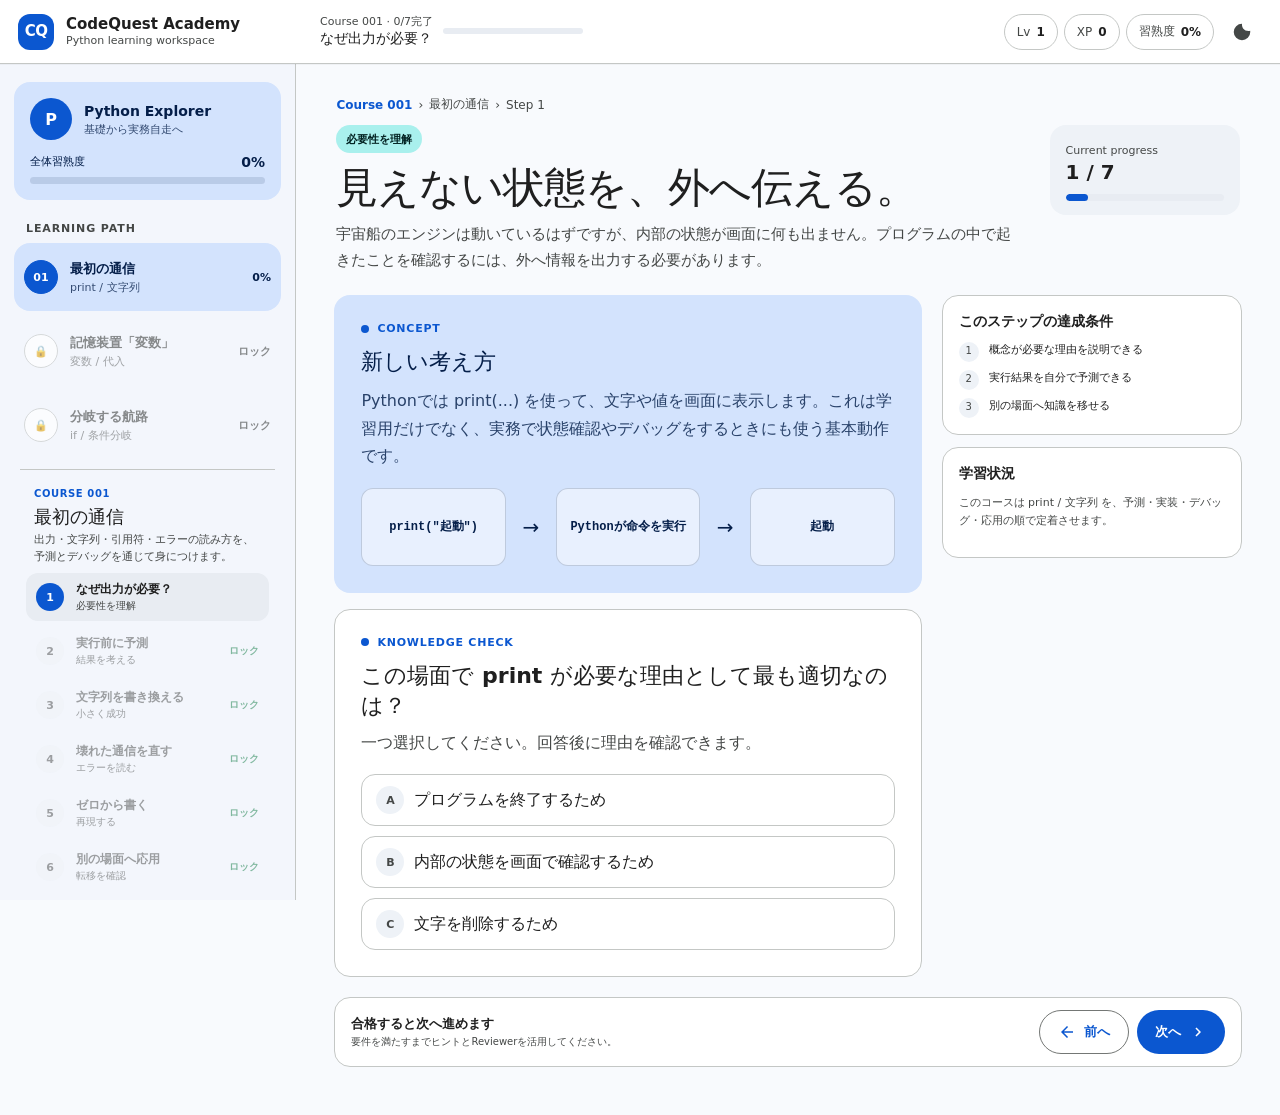
<file: index.html>
<!doctype html>
<html lang="ja">
<head>
  <meta charset="utf-8">
  <meta name="viewport" content="width=device-width, initial-scale=1, viewport-fit=cover">
  <meta name="theme-color" content="#F8FAFD">
  <meta name="description" content="CodeQuest Academy — 要件ベースのReviewerを備えたPython学習MVP">
  <title>CodeQuest Academy</title>
  <link rel="stylesheet" href="styles-base.css">
  <link rel="stylesheet" href="styles-learning.css">
  <link rel="stylesheet" href="styles-review.css">
  <link rel="stylesheet" href="styles-responsive.css">
</head>
<body>
  <header class="top-app-bar">
    <div class="brand-wrap">
      <button class="icon-button menu-button" id="menuButton" aria-label="学習メニューを開く" aria-controls="navDrawer" aria-expanded="false">
        <svg viewBox="0 0 24 24" aria-hidden="true"><path d="M4 6h16v2H4V6Zm0 5h16v2H4v-2Zm0 5h16v2H4v-2Z"/></svg>
      </button>
      <div class="brand-mark" aria-hidden="true">CQ</div>
      <div class="brand-text"><strong>CodeQuest Academy</strong><span>Python learning workspace</span></div>
    </div>
    <div class="top-context">
      <div class="top-context-copy"><small id="topCourseLabel">Course 001</small><strong id="topLessonLabel">最初の通信</strong></div>
      <div class="top-progress" aria-label="現在のコース進捗"><span id="topProgressFill" style="width:0%"></span></div>
    </div>
    <div class="top-actions">
      <div class="stat-chip">Lv <strong id="level">1</strong></div>
      <div class="stat-chip">XP <strong id="xp">0</strong></div>
      <div class="stat-chip">習熟度 <strong id="mastery">0%</strong></div>
      <button class="icon-button" id="themeButton" aria-label="表示テーマを切り替える" title="表示テーマを切り替える">
        <svg id="themeIcon" viewBox="0 0 24 24" aria-hidden="true"><path d="M12 3a9 9 0 1 0 9 9c0-.46-.04-.91-.1-1.35A7 7 0 0 1 12 3Z"/></svg>
      </button>
    </div>
  </header>

  <div class="app-shell">
    <aside class="nav-drawer" id="navDrawer" aria-label="学習ナビゲーション">
      <div class="learner-card">
        <div class="learner-card-top"><div class="avatar" aria-hidden="true">P</div><div><strong>Python Explorer</strong><small>基礎から実務自走へ</small></div></div>
        <div class="mastery-row"><span>全体習熟度</span><strong id="drawerMastery">0%</strong></div>
        <div class="mastery-track"><span id="drawerMasteryFill" style="width:0%"></span></div>
      </div>
      <section class="drawer-section">
        <div class="drawer-label">Learning path</div>
        <nav class="course-map" id="courseMap" aria-label="コース一覧"></nav>
      </section>
      <section class="lesson-group">
        <div class="current-course-copy"><small id="courseTag">COURSE 001</small><h2 id="courseTitle">最初の通信</h2><p id="courseSummary"></p></div>
        <nav class="lesson-list" id="lessonList" aria-label="レッスン一覧"></nav>
      </section>
    </aside>
    <button class="drawer-scrim" id="drawerScrim" aria-label="メニューを閉じる"></button>

    <main class="workspace">
      <div class="workspace-inner" id="main" aria-live="polite"></div>
    </main>
  </div>

  <div class="toast" id="toast" role="status" aria-live="polite"></div>
  <noscript><section class="noscript-card"><h1>JavaScriptを有効にしてください</h1><p>この教材では、コード実行、採点、進捗保存にJavaScriptを使用します。SafariやChromeなどの通常ブラウザで開いてください。</p></section></noscript>

  <script src="reviewer.js"></script>
  <script src="data.js"></script>
  <script src="core.js"></script>
  <script src="ui.js"></script>
  <script src="runtime.js"></script>
</body>
</html>
</file>
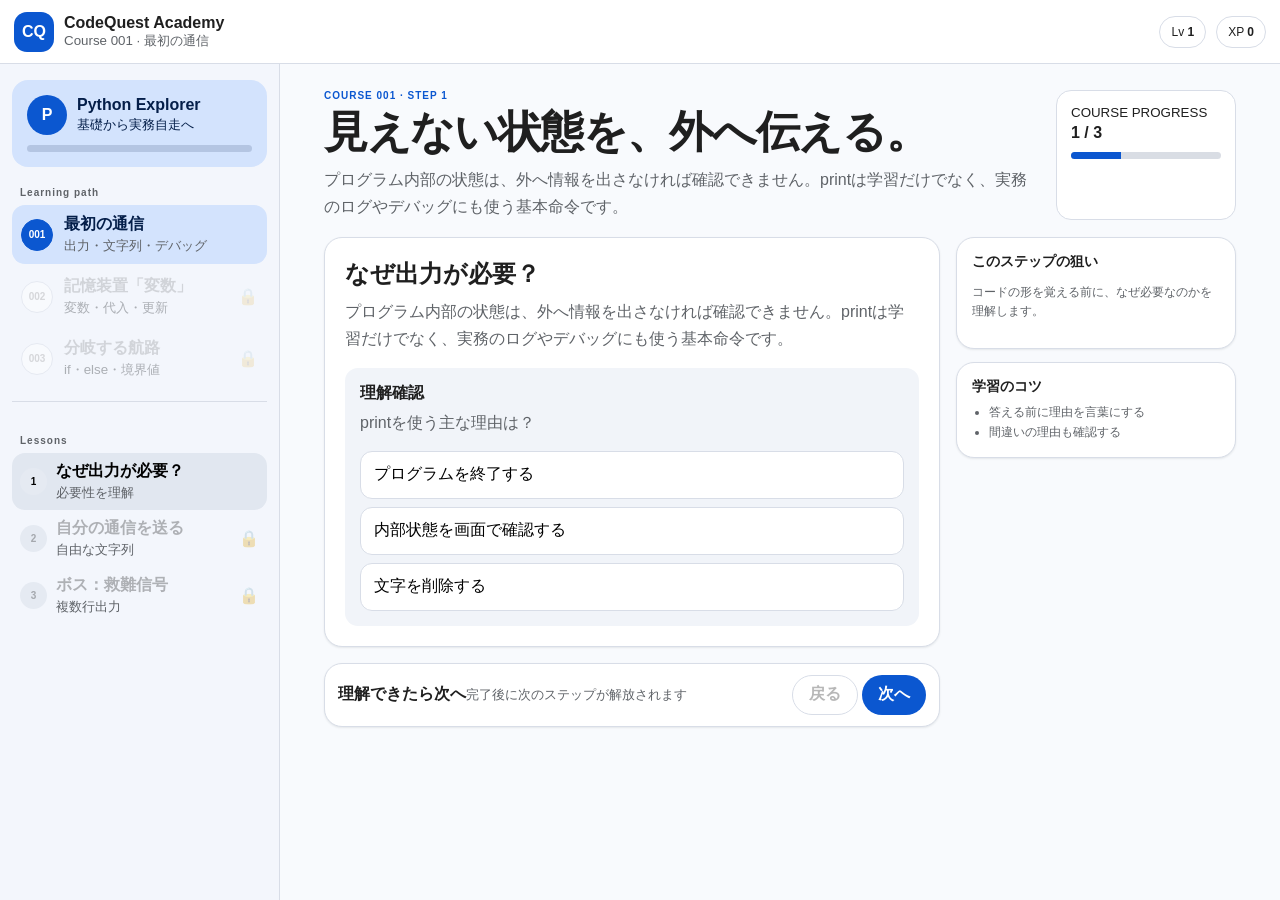
<file: iphone.html>
<!doctype html><html lang="ja"><head><meta charset="utf-8"><meta name="viewport" content="width=device-width,initial-scale=1,viewport-fit=cover"><meta name="theme-color" content="#f8fafd"><title>CodeQuest Academy</title><link rel="stylesheet" href="iphone.css"></head><body>
<header class="top"><button class="menu" id="menu">☰</button><div class="logo">CQ</div><div class="brand"><b>CodeQuest Academy</b><small id="topText">Python learning workspace</small></div><div class="chip">Lv <b id="level">1</b></div><div class="chip">XP <b id="xp">0</b></div></header>
<div class="shell"><aside class="side"><div class="profile"><div class="profile-row"><div class="avatar">P</div><div><b>Python Explorer</b><small>基礎から実務自走へ</small></div></div><div class="bar"><i id="allBar" style="width:0%"></i></div></div><div class="nav-title">Learning path</div><div id="courses"></div><div class="lessons"><div class="nav-title">Lessons</div><div id="lessons"></div></div></aside><button class="scrim" id="scrim"></button><main class="main"><div class="wrap" id="app"><div class="card pad"><h1>CodeQuest Academy</h1><p>アプリを起動しています。</p></div></div></main></div><div class="toast" id="toast"></div>
<script src="iphone.js" defer></script></body></html>
</file>
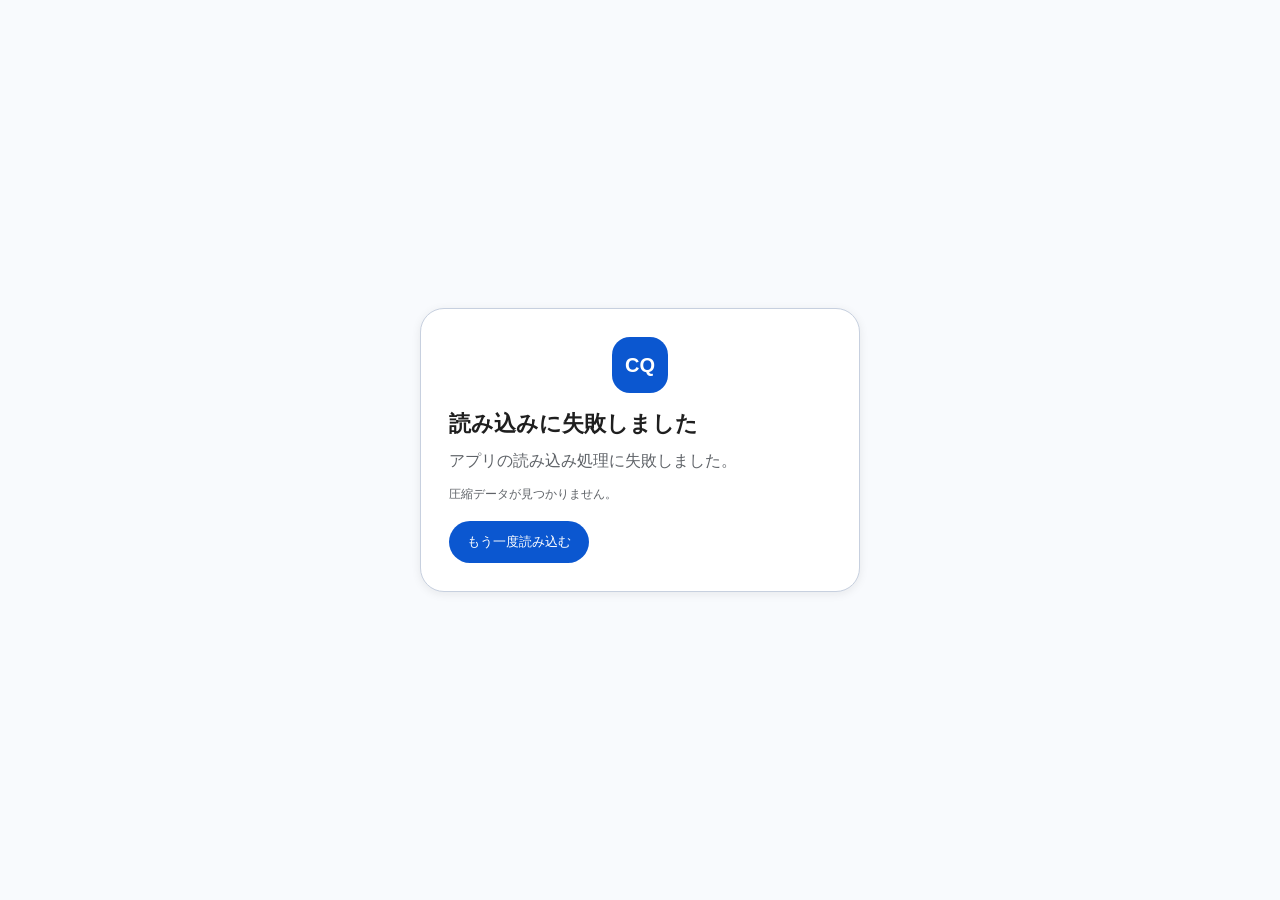
<file: safari-v2.html>
<!doctype html>
<html lang="ja">
<head>
  <meta charset="utf-8">
  <meta name="viewport" content="width=device-width,initial-scale=1,viewport-fit=cover">
  <meta name="theme-color" content="#f8fafd">
  <title>CodeQuest Academy</title>
  <style>
    *{box-sizing:border-box}body{margin:0;min-height:100vh;display:grid;place-items:center;background:#f8fafd;color:#1f1f1f;font-family:-apple-system,BlinkMacSystemFont,"Noto Sans JP",sans-serif}.card{width:min(440px,calc(100% - 32px));padding:28px;border:1px solid #c7d0df;border-radius:24px;background:#fff;text-align:center;box-shadow:0 2px 10px rgba(31,31,31,.08)}.mark{width:56px;height:56px;margin:0 auto 16px;border-radius:18px;display:grid;place-items:center;background:#0b57d0;color:#fff;font-weight:900;font-size:20px}.spinner{width:32px;height:32px;margin:22px auto 0;border:3px solid #d3e3fd;border-top-color:#0b57d0;border-radius:50%;animation:r .9s linear infinite}@keyframes r{to{transform:rotate(360deg)}}h1{font-size:22px;margin:0 0 8px}p{margin:0;color:#5f6368;line-height:1.7}.error{display:none;text-align:left}.error button{appearance:none;border:0;border-radius:999px;background:#0b57d0;color:white;padding:12px 18px;margin-top:16px;font:700 15px inherit}.detail{font-size:12px;margin-top:10px;overflow-wrap:anywhere}
  </style>
</head>
<body>
  <main class="card">
    <div class="mark">CQ</div>
    <section id="loading"><h1>CodeQuest Academyを起動中</h1><p id="phase">アプリ本体を読み込んでいます。</p><div class="spinner"></div></section>
    <section class="error" id="error"><h1>読み込みに失敗しました</h1><p id="message">通信状態を確認して、再読み込みしてください。</p><p class="detail" id="detail"></p><button id="retry" type="button">もう一度読み込む</button></section>
  </main>
<script>
(function () {
  'use strict';
  var loading = document.getElementById('loading');
  var errorBox = document.getElementById('error');
  var message = document.getElementById('message');
  var detail = document.getElementById('detail');
  var phase = document.getElementById('phase');

  document.getElementById('retry').onclick = function () { location.reload(); };

  function fail(text, err) {
    loading.style.display = 'none';
    errorBox.style.display = 'block';
    message.textContent = text || '通信状態を確認して、再読み込みしてください。';
    detail.textContent = err && err.message ? err.message : '';
  }

  function base64ToBytes(base64) {
    var raw = atob(base64);
    var bytes = new Uint8Array(raw.length);
    for (var i = 0; i < raw.length; i += 1) bytes[i] = raw.charCodeAt(i);
    return bytes;
  }

  function decodeUtf8(bytes) {
    if (typeof TextDecoder !== 'undefined') {
      return new TextDecoder('utf-8').decode(bytes);
    }
    var binary = '';
    var chunk = 8192;
    for (var i = 0; i < bytes.length; i += chunk) {
      binary += String.fromCharCode.apply(null, bytes.subarray(i, Math.min(i + chunk, bytes.length)));
    }
    try { return decodeURIComponent(escape(binary)); }
    catch (_) { return binary; }
  }

  function loadScript(url) {
    return new Promise(function (resolve, reject) {
      var script = document.createElement('script');
      script.src = url;
      script.onload = resolve;
      script.onerror = reject;
      document.head.appendChild(script);
    });
  }

  function ensurePako() {
    if (window.pako && window.pako.ungzip) return Promise.resolve();
    return loadScript('https://cdn.jsdelivr.net/npm/pako@2.1.0/dist/pako.min.js')
      .catch(function () { return loadScript('https://unpkg.com/pako@2.1.0/dist/pako.min.js'); });
  }

  function inflateWithPako(bytes) {
    phase.textContent = 'Safari互換モードで展開しています。';
    return ensurePako().then(function () {
      if (!window.pako || !window.pako.ungzip) throw new Error('展開ライブラリを利用できません。');
      var inflated = window.pako.ungzip(bytes);
      if (!inflated || typeof inflated.length !== 'number') throw new Error('展開結果が空です。');
      return decodeUtf8(inflated);
    });
  }

  function inflateNative(bytes) {
    phase.textContent = 'ブラウザ標準モードで展開しています。';
    var stream = new Blob([bytes]).stream().pipeThrough(new DecompressionStream('gzip'));
    return new Response(stream).text();
  }

  function inflate(bytes) {
    if (typeof DecompressionStream !== 'undefined' && typeof Response !== 'undefined') {
      return inflateNative(bytes).catch(function () { return inflateWithPako(bytes); });
    }
    return inflateWithPako(bytes);
  }

  function replaceDocument(html) {
    if (typeof html !== 'string') throw new Error('展開結果をHTML文字列へ変換できませんでした。');
    if (html.length < 1000 || html.indexOf('CodeQuest Academy') === -1) throw new Error('アプリ本体の内容が不完全です。');
    document.open('text/html', 'replace');
    document.write(html);
    document.close();
  }

  function start() {
    var xhr = new XMLHttpRequest();
    xhr.open('GET', 'index.html?v=' + Date.now(), true);
    xhr.onreadystatechange = function () {
      if (xhr.readyState !== 4) return;
      if (xhr.status < 200 || xhr.status >= 300) {
        fail('アプリ本体を取得できませんでした。', new Error('HTTP ' + xhr.status));
        return;
      }
      try {
        var match = xhr.responseText.match(/atob\(['\"]([^'\"]+)['\"]\)/);
        if (!match || !match[1]) throw new Error('圧縮データが見つかりません。');
        inflate(base64ToBytes(match[1])).then(replaceDocument).catch(function (err) {
          fail('アプリの展開に失敗しました。', err);
        });
      } catch (err) {
        fail('アプリの読み込み処理に失敗しました。', err);
      }
    };
    xhr.onerror = function () { fail('ネットワーク接続を確認してください。'); };
    xhr.send();
  }

  start();
}());
</script>
</body>
</html>
</file>
<file: styles-base.css>
:root {
  color-scheme: light;
  --primary: #0b57d0;
  --on-primary: #ffffff;
  --primary-container: #d3e3fd;
  --on-primary-container: #041e49;
  --secondary: #006a6a;
  --secondary-container: #a9f0ed;
  --on-secondary-container: #002020;
  --success: #0f7b43;
  --success-container: #c4eed5;
  --on-success-container: #062d1c;
  --warning: #8a4f00;
  --warning-container: #ffe1b3;
  --on-warning-container: #351a00;
  --error: #b3261e;
  --error-container: #f9dedc;
  --on-error-container: #410e0b;
  --surface: #f8fafd;
  --surface-lowest: #ffffff;
  --surface-low: #f3f6fc;
  --surface-container: #eef2f7;
  --surface-high: #e8ecf2;
  --on-surface: #1f1f1f;
  --on-surface-variant: #444746;
  --outline: #747775;
  --outline-variant: #c4c7c5;
  --code-surface: #121826;
  --code-toolbar: #1a2232;
  --code-on-surface: #e8eef8;
  --code-muted: #9aa8bd;
  --shadow-1: 0 1px 2px rgba(31, 31, 31, 0.12), 0 1px 3px 1px rgba(31, 31, 31, 0.08);
  --shadow-2: 0 8px 24px rgba(31, 31, 31, 0.14);
  --font-product: "Google Sans", "Roboto", "Noto Sans JP", system-ui, sans-serif;
  --font-body: "Roboto", "Noto Sans JP", system-ui, sans-serif;
  --font-code: ui-monospace, SFMono-Regular, Menlo, Consolas, monospace;
  --drawer-width: 296px;
  --topbar-height: 64px;
}

[data-theme="dark"] {
  color-scheme: dark;
  --primary: #a8c7fa;
  --on-primary: #062e6f;
  --primary-container: #0842a0;
  --on-primary-container: #d3e3fd;
  --secondary: #80d5d2;
  --secondary-container: #004f4f;
  --on-secondary-container: #a9f0ed;
  --success: #7bdba7;
  --success-container: #0b5a32;
  --on-success-container: #d0f7df;
  --warning: #ffb95c;
  --warning-container: #663c00;
  --on-warning-container: #ffe1b3;
  --error: #ffb4ab;
  --error-container: #8c1d18;
  --on-error-container: #f9dedc;
  --surface: #111318;
  --surface-lowest: #0b0d12;
  --surface-low: #191c22;
  --surface-container: #1f232a;
  --surface-high: #282c34;
  --on-surface: #e3e3e3;
  --on-surface-variant: #c4c7c5;
  --outline: #8e918f;
  --outline-variant: #444746;
  --code-surface: #090d15;
  --code-toolbar: #121925;
  --code-on-surface: #edf3ff;
  --code-muted: #a8b4c8;
  --shadow-1: 0 1px 2px rgba(0, 0, 0, 0.5), 0 2px 5px rgba(0, 0, 0, 0.28);
  --shadow-2: 0 14px 36px rgba(0, 0, 0, 0.48);
}

* { box-sizing: border-box; }
html { scroll-behavior: smooth; }
body {
  margin: 0;
  min-height: 100vh;
  background: var(--surface);
  color: var(--on-surface);
  font-family: var(--font-body);
  -webkit-font-smoothing: antialiased;
  text-rendering: optimizeLegibility;
}
button, textarea { font: inherit; }
button { cursor: pointer; }
button:disabled { cursor: not-allowed; }
a { color: inherit; }
code, pre, textarea { font-family: var(--font-code); }
.hidden { display: none !important; }
.sr-only {
  position: absolute;
  width: 1px;
  height: 1px;
  padding: 0;
  margin: -1px;
  overflow: hidden;
  clip: rect(0, 0, 0, 0);
  white-space: nowrap;
  border: 0;
}
:focus-visible {
  outline: 3px solid var(--primary);
  outline-offset: 3px;
}

.icon-button {
  width: 44px;
  height: 44px;
  border: 0;
  border-radius: 999px;
  display: inline-grid;
  place-items: center;
  background: transparent;
  color: var(--on-surface-variant);
}
.icon-button:hover { background: var(--surface-container); }
.icon-button svg { width: 22px; height: 22px; fill: currentColor; }

.top-app-bar {
  position: fixed;
  inset: 0 0 auto 0;
  z-index: 50;
  height: var(--topbar-height);
  display: grid;
  grid-template-columns: var(--drawer-width) minmax(0, 1fr) auto;
  align-items: center;
  border-bottom: 1px solid var(--outline-variant);
  background: color-mix(in srgb, var(--surface-lowest) 94%, transparent);
  backdrop-filter: blur(12px);
  box-shadow: 0 1px 0 rgba(31, 31, 31, 0.04);
}
.brand-wrap {
  height: 100%;
  display: flex;
  align-items: center;
  gap: 12px;
  padding: 0 18px;
}
.menu-button { display: none; }
.brand-mark {
  width: 36px;
  height: 36px;
  border-radius: 12px;
  display: grid;
  place-items: center;
  background: var(--primary);
  color: var(--on-primary);
  font: 700 15px/1 var(--font-product);
  letter-spacing: -0.04em;
}
.brand-text strong {
  display: block;
  font-family: var(--font-product);
  font-size: 15px;
  font-weight: 650;
  line-height: 1.25;
}
.brand-text span {
  display: block;
  color: var(--on-surface-variant);
  font-size: 11px;
  line-height: 1.25;
}
.top-context {
  min-width: 0;
  display: flex;
  align-items: center;
  gap: 10px;
  padding: 0 24px;
}
.top-context-copy { min-width: 0; }
.top-context-copy small {
  display: block;
  color: var(--on-surface-variant);
  font-size: 11px;
  line-height: 1.2;
}
.top-context-copy strong {
  display: block;
  overflow: hidden;
  text-overflow: ellipsis;
  white-space: nowrap;
  font-family: var(--font-product);
  font-size: 14px;
  font-weight: 550;
  line-height: 1.35;
}
.top-progress {
  flex: 0 0 140px;
  height: 6px;
  border-radius: 999px;
  background: var(--surface-high);
  overflow: hidden;
}
.top-progress > span {
  display: block;
  height: 100%;
  border-radius: inherit;
  background: var(--primary);
  transition: width 220ms ease;
}
.top-actions {
  height: 100%;
  display: flex;
  align-items: center;
  gap: 6px;
  padding: 0 16px 0 8px;
}
.stat-chip {
  height: 36px;
  display: inline-flex;
  align-items: center;
  gap: 6px;
  padding: 0 12px;
  border: 1px solid var(--outline-variant);
  border-radius: 999px;
  background: var(--surface-lowest);
  color: var(--on-surface-variant);
  font-size: 12px;
}
.stat-chip strong { color: var(--on-surface); font-weight: 650; }

.app-shell {
  min-height: 100vh;
  padding-top: var(--topbar-height);
}
.nav-drawer {
  position: fixed;
  top: var(--topbar-height);
  bottom: 0;
  left: 0;
  z-index: 40;
  width: var(--drawer-width);
  overflow-y: auto;
  border-right: 1px solid var(--outline-variant);
  background: var(--surface-low);
  padding: 18px 14px 28px;
}
.drawer-scrim { display: none; }
.workspace {
  min-height: calc(100vh - var(--topbar-height));
  margin-left: var(--drawer-width);
  padding: 24px clamp(18px, 3vw, 44px) 48px;
}
.workspace-inner {
  width: min(1180px, 100%);
  margin: 0 auto;
}

.learner-card {
  padding: 16px;
  border-radius: 16px;
  background: var(--primary-container);
  color: var(--on-primary-container);
  margin-bottom: 22px;
}
.learner-card-top {
  display: flex;
  align-items: center;
  gap: 12px;
}
.avatar {
  width: 42px;
  height: 42px;
  display: grid;
  place-items: center;
  border-radius: 50%;
  background: var(--primary);
  color: var(--on-primary);
  font-family: var(--font-product);
  font-weight: 700;
}
.learner-card strong { font-family: var(--font-product); font-size: 14px; }
.learner-card small { display: block; margin-top: 2px; font-size: 11px; opacity: 0.78; }
.mastery-row {
  display: flex;
  justify-content: space-between;
  gap: 12px;
  margin-top: 14px;
  font-size: 11px;
}
.mastery-track {
  height: 7px;
  margin-top: 7px;
  border-radius: 999px;
  background: color-mix(in srgb, var(--on-primary-container) 12%, transparent);
  overflow: hidden;
}
.mastery-track span { display: block; height: 100%; background: var(--primary); border-radius: inherit; }
.drawer-section { margin-top: 22px; }
.drawer-label {
  padding: 0 12px 8px;
  color: var(--on-surface-variant);
  font-size: 11px;
  font-weight: 700;
  letter-spacing: 0.08em;
  text-transform: uppercase;
}
.course-map, .lesson-list { display: grid; gap: 6px; }
.course-node, .lesson-btn {
  width: 100%;
  border: 0;
  text-align: left;
  color: var(--on-surface-variant);
  background: transparent;
}
.course-node {
  min-height: 68px;
  display: grid;
  grid-template-columns: 36px minmax(0, 1fr) auto;
  align-items: center;
  gap: 10px;
  padding: 8px 10px;
  border-radius: 16px;
}
.course-node:hover:not(:disabled) { background: var(--surface-container); }
.course-node.active {
  background: var(--primary-container);
  color: var(--on-primary-container);
}
.course-node.locked { opacity: 0.62; }
.course-index {
  width: 34px;
  height: 34px;
  display: grid;
  place-items: center;
  border: 1px solid var(--outline-variant);
  border-radius: 50%;
  background: var(--surface-lowest);
  color: var(--on-surface-variant);
  font-size: 11px;
  font-weight: 700;
}
.course-node.active .course-index {
  border-color: var(--primary);
  background: var(--primary);
  color: var(--on-primary);
}
.course-node.done .course-index {
  border-color: var(--success);
  background: var(--success-container);
  color: var(--on-success-container);
}
.course-copy { min-width: 0; }
.course-copy strong {
  display: block;
  overflow: hidden;
  text-overflow: ellipsis;
  white-space: nowrap;
  color: inherit;
  font-size: 13px;
  font-weight: 650;
}
.course-copy span {
  display: block;
  margin-top: 2px;
  font-size: 11px;
  opacity: 0.76;
}
.course-state {
  min-width: 32px;
  text-align: right;
  font-size: 11px;
  font-weight: 700;
}
.lesson-group {
  margin: 10px 6px 0;
  padding: 12px 6px 4px;
  border-top: 1px solid var(--outline-variant);
}
.current-course-copy { padding: 0 8px 8px; }
.current-course-copy small { color: var(--primary); font-size: 10px; font-weight: 700; letter-spacing: .06em; }
.current-course-copy h2 { margin: 4px 0 3px; font: 550 18px/1.3 var(--font-product); }
.current-course-copy p { margin: 0; color: var(--on-surface-variant); font-size: 11px; line-height: 1.55; }
.lesson-btn {
  min-height: 48px;
  display: grid;
  grid-template-columns: 30px minmax(0, 1fr) auto;
  align-items: center;
  gap: 10px;
  padding: 6px 10px;
  border-radius: 12px;
}
.lesson-btn:hover:not(:disabled) { background: var(--surface-container); }
.lesson-btn.active {
  background: var(--surface-high);
  color: var(--on-surface);
}
.lesson-btn:disabled { opacity: .5; }
.lesson-step {
  width: 28px;
  height: 28px;
  display: grid;
  place-items: center;
  border-radius: 50%;
  background: var(--surface-container);
  color: var(--on-surface-variant);
  font-size: 11px;
  font-weight: 700;
}
.lesson-btn.active .lesson-step { background: var(--primary); color: var(--on-primary); }
.lesson-btn.done .lesson-step { background: var(--success-container); color: var(--on-success-container); }
.lesson-copy { min-width: 0; }
.lesson-copy strong { display: block; overflow: hidden; text-overflow: ellipsis; white-space: nowrap; font-size: 12px; font-weight: 600; }
.lesson-copy span { display: block; margin-top: 1px; font-size: 10px; color: var(--on-surface-variant); }
.lesson-score { font-size: 10px; font-weight: 700; color: var(--success); }

.lesson-page { display: grid; gap: 20px; }
.lesson-header {
  padding: 8px 2px 2px;
}
.breadcrumbs {
  display: flex;
  align-items: center;
  gap: 6px;
  color: var(--on-surface-variant);
  font-size: 12px;
}
.breadcrumbs strong { color: var(--primary); font-weight: 650; }
</file>
<file: styles-learning.css>
.lesson-heading-row {
  display: flex;
  justify-content: space-between;
  align-items: flex-start;
  gap: 24px;
  margin-top: 12px;
}
.lesson-title-block { max-width: 780px; }
.lesson-kicker {
  display: inline-flex;
  align-items: center;
  min-height: 28px;
  padding: 0 10px;
  border-radius: 999px;
  background: var(--secondary-container);
  color: var(--on-secondary-container);
  font-size: 11px;
  font-weight: 700;
}
.lesson-title-block h1 {
  margin: 10px 0 8px;
  font: 500 clamp(28px, 4vw, 42px)/1.18 var(--font-product);
  letter-spacing: -0.025em;
}
.lesson-title-block > p {
  margin: 0;
  color: var(--on-surface-variant);
  font-size: 15px;
  line-height: 1.75;
}
.step-progress-card {
  flex: 0 0 190px;
  padding: 14px 16px;
  border-radius: 16px;
  background: var(--surface-container);
}
.step-progress-card span { color: var(--on-surface-variant); font-size: 11px; }
.step-progress-card strong { display: block; margin-top: 2px; font: 550 20px/1.2 var(--font-product); }
.step-track { height: 7px; margin-top: 10px; border-radius: 999px; background: var(--surface-high); overflow: hidden; }
.step-track i { display: block; height: 100%; border-radius: inherit; background: var(--primary); }

.learning-grid {
  display: grid;
  grid-template-columns: minmax(0, 1fr) 300px;
  gap: 20px;
  align-items: start;
}
.lesson-main, .coach-rail { min-width: 0; }
.lesson-main { display: grid; gap: 16px; }
.coach-rail { display: grid; gap: 12px; position: sticky; top: calc(var(--topbar-height) + 20px); }
.surface-card {
  border: 1px solid var(--outline-variant);
  border-radius: 16px;
  background: var(--surface-lowest);
}
.card-padding { padding: clamp(18px, 2.4vw, 26px); }
.section-label {
  display: flex;
  align-items: center;
  gap: 8px;
  margin-bottom: 12px;
  color: var(--primary);
  font-size: 11px;
  font-weight: 750;
  letter-spacing: .07em;
  text-transform: uppercase;
}
.section-label::before {
  content: "";
  width: 8px;
  height: 8px;
  border-radius: 50%;
  background: currentColor;
}
.surface-card h2, .surface-card h3 { font-family: var(--font-product); }
.surface-card h2 { margin: 0 0 10px; font-size: 22px; font-weight: 550; }
.surface-card h3 { margin: 0 0 8px; font-size: 17px; font-weight: 600; }
.surface-card p { margin: 0; color: var(--on-surface-variant); line-height: 1.72; }
.concept-card { background: var(--primary-container); color: var(--on-primary-container); border-color: transparent; }
.concept-card p { color: color-mix(in srgb, var(--on-primary-container) 82%, transparent); }
.concept-flow {
  display: grid;
  grid-template-columns: minmax(0, 1fr) 34px minmax(0, 1fr) 34px minmax(0, 1fr);
  align-items: stretch;
  gap: 8px;
  margin-top: 18px;
}
.flow-box {
  min-height: 78px;
  display: grid;
  place-items: center;
  padding: 12px;
  border: 1px solid color-mix(in srgb, var(--on-primary-container) 18%, transparent);
  border-radius: 12px;
  background: color-mix(in srgb, var(--surface-lowest) 48%, transparent);
  text-align: center;
  font: 600 12px/1.5 var(--font-code);
}
.flow-arrow { display: grid; place-items: center; color: var(--on-primary-container); font-size: 20px; }
.code-preview {
  margin-top: 16px;
  padding: 16px;
  border-radius: 12px;
  overflow-x: auto;
  background: var(--code-surface);
  color: var(--code-on-surface);
  font: 14px/1.65 var(--font-code);
}

.question-card h2 { margin-bottom: 8px; }
.choice-list { display: grid; gap: 10px; margin-top: 18px; }
.choice-button {
  min-height: 52px;
  display: grid;
  grid-template-columns: 28px minmax(0, 1fr);
  align-items: center;
  gap: 10px;
  padding: 10px 14px;
  border: 1px solid var(--outline-variant);
  border-radius: 14px;
  background: var(--surface-lowest);
  color: var(--on-surface);
  text-align: left;
}
.choice-button:hover:not(:disabled) { border-color: var(--primary); background: var(--surface-low); }
.choice-letter {
  width: 28px;
  height: 28px;
  display: grid;
  place-items: center;
  border-radius: 50%;
  background: var(--surface-container);
  color: var(--on-surface-variant);
  font-size: 11px;
  font-weight: 700;
}
.choice-button.correct { border-color: var(--success); background: var(--success-container); color: var(--on-success-container); }
.choice-button.correct .choice-letter { background: var(--success); color: #fff; }
.choice-button.wrong { border-color: var(--error); background: var(--error-container); color: var(--on-error-container); }
.choice-button.wrong .choice-letter { background: var(--error); color: #fff; }
.feedback-banner {
  display: none;
  margin-top: 12px;
  padding: 14px 16px;
  border-radius: 12px;
  font-size: 13px;
  line-height: 1.65;
}
.feedback-banner.show { display: block; }
.feedback-banner.good { background: var(--success-container); color: var(--on-success-container); }
.feedback-banner.bad { background: var(--error-container); color: var(--on-error-container); }

.task-card { overflow: hidden; }
.task-summary {
  display: grid;
  grid-template-columns: minmax(0, 1fr) auto;
  gap: 18px;
  align-items: start;
  padding: 20px 22px;
  border-bottom: 1px solid var(--outline-variant);
}
.task-summary h2 { margin: 0 0 6px; font: 600 19px/1.4 var(--font-product); }
.task-summary p { margin: 0; color: var(--on-surface-variant); font-size: 13px; line-height: 1.65; }
.goal-chip {
  max-width: 230px;
  padding: 10px 12px;
  border-radius: 12px;
  background: var(--surface-container);
  color: var(--on-surface-variant);
  font-size: 11px;
  line-height: 1.45;
}
.goal-chip strong { display: block; margin-top: 2px; color: var(--on-surface); font-size: 12px; }
.editor-shell { background: var(--code-surface); }
.editor-toolbar {
  min-height: 52px;
  display: flex;
  justify-content: space-between;
  align-items: center;
  gap: 12px;
  padding: 8px 10px 8px 16px;
  background: var(--code-toolbar);
  color: var(--code-muted);
  border-bottom: 1px solid rgba(255,255,255,.08);
}
.editor-file { display: flex; align-items: center; gap: 8px; min-width: 0; font: 12px/1 var(--font-code); }
.editor-dot { width: 8px; height: 8px; border-radius: 50%; background: #56d364; box-shadow: 14px 0 #e3b341, 28px 0 #ff7b72; margin-right: 28px; }
.editor-actions { display: flex; align-items: center; gap: 6px; }
.text-button, .tonal-button, .primary-button, .outlined-button {
  min-height: 44px;
  display: inline-flex;
  align-items: center;
  justify-content: center;
  gap: 8px;
  border-radius: 999px;
  padding: 0 18px;
  font-size: 13px;
  font-weight: 650;
  white-space: nowrap;
}
.text-button { border: 0; background: transparent; color: var(--primary); }
.text-button:hover { background: color-mix(in srgb, var(--primary) 8%, transparent); }
.tonal-button { border: 0; background: var(--primary-container); color: var(--on-primary-container); }
.tonal-button:hover { filter: brightness(.98); }
.outlined-button { border: 1px solid var(--outline); background: transparent; color: var(--primary); }
.outlined-button:hover { background: color-mix(in srgb, var(--primary) 7%, transparent); }
.primary-button { border: 0; background: var(--primary); color: var(--on-primary); box-shadow: none; }
.primary-button:hover { filter: brightness(.95); box-shadow: var(--shadow-1); }
.primary-button svg, .tonal-button svg, .outlined-button svg, .text-button svg { width: 18px; height: 18px; fill: currentColor; }
.editor-toolbar .text-button { color: #c6d4e9; }
.editor-toolbar .text-button:hover { background: rgba(255,255,255,.08); }
.editor-toolbar .primary-button { background: #a8c7fa; color: #062e6f; }
.code-editor {
  display: block;
  width: 100%;
  min-height: 300px;
  resize: vertical;
  border: 0;
  outline: 0;
  padding: 20px;
  background: var(--code-surface);
  color: var(--code-on-surface);
  font: 15px/1.72 var(--font-code);
  tab-size: 4;
  caret-color: #a8c7fa;
}
.code-editor::selection { background: rgba(168,199,250,.26); }
.run-shortcut { padding: 0 20px 14px; color: var(--code-muted); font-size: 10px; }

.result-card { overflow: hidden; }
.result-header {
  min-height: 52px;
  display: flex;
  align-items: center;
  justify-content: space-between;
  gap: 12px;
  padding: 0 18px;
  border-bottom: 1px solid var(--outline-variant);
  background: var(--surface-low);
}
.result-header strong { font: 600 14px/1.3 var(--font-product); }
.status-badge {
  min-height: 28px;
  display: inline-flex;
  align-items: center;
  padding: 0 10px;
  border-radius: 999px;
  background: var(--surface-container);
  color: var(--on-surface-variant);
  font-size: 11px;
  font-weight: 750;
}
.status-badge.good { background: var(--success-container); color: var(--on-success-container); }
.status-badge.bad { background: var(--error-container); color: var(--on-error-container); }
.result-grid {
  display: grid;
  grid-template-columns: minmax(0, 1fr) 320px;
  min-height: 184px;
}
.console-pane, .checks-pane { min-width: 0; padding: 18px; }
.console-pane { background: var(--surface-lowest); }
.checks-pane { border-left: 1px solid var(--outline-variant); background: var(--surface-low); }
.pane-label {
  margin-bottom: 10px;
  color: var(--on-surface-variant);
  font-size: 10px;
  font-weight: 750;
  letter-spacing: .08em;
  text-transform: uppercase;
}
.output-console {
  margin: 0;
  min-height: 110px;
  white-space: pre-wrap;
  overflow-wrap: anywhere;
  color: var(--on-surface);
  font: 13px/1.65 var(--font-code);
}
.check-list { display: grid; gap: 8px; }
.check-item {
  min-height: 42px;
  display: grid;
  grid-template-columns: 24px minmax(0, 1fr) auto;
  align-items: center;
  gap: 9px;
  padding: 7px 9px;
  border-radius: 10px;
  color: var(--on-surface-variant);
  font-size: 11px;
}
.check-icon {
  width: 22px;
  height: 22px;
  display: grid;
  place-items: center;
  border-radius: 50%;
  background: var(--surface-container);
  font-size: 11px;
  font-weight: 800;
}
.check-item.pass { background: var(--success-container); color: var(--on-success-container); }
.check-item.pass .check-icon { background: var(--success); color: #fff; }
.check-item.fail { background: var(--error-container); color: var(--on-error-container); }
.check-item.fail .check-icon { background: var(--error); color: #fff; }
.check-state { font-size: 9px; font-weight: 750; letter-spacing: .05em; }

.review-empty {
  padding: 22px;
  border-top: 1px solid var(--outline-variant);
  color: var(--on-surface-variant);
  font-size: 12px;
  line-height: 1.65;
}
</file>
<file: styles-review.css>
.review-panel { border-top: 1px solid var(--outline-variant); }
.review-hero {
  display: grid;
  grid-template-columns: 150px minmax(0, 1fr);
  gap: 20px;
  align-items: center;
  padding: 22px;
  background: var(--surface-low);
}
.total-score {
  width: 132px;
  height: 132px;
  display: grid;
  place-items: center;
  border-radius: 50%;
  background: conic-gradient(var(--primary) calc(var(--score, 0) * 1%), var(--surface-high) 0);
  position: relative;
}
.total-score::before {
  content: "";
  position: absolute;
  inset: 10px;
  border-radius: inherit;
  background: var(--surface-lowest);
}
.total-score-content { position: relative; text-align: center; }
.total-score-content strong { display: block; font: 600 34px/1 var(--font-product); }
.total-score-content span { display: block; margin-top: 5px; color: var(--on-surface-variant); font-size: 10px; }
.review-summary h3 { margin: 0 0 5px; font: 600 20px/1.35 var(--font-product); }
.review-summary p { margin: 0; color: var(--on-surface-variant); font-size: 12px; line-height: 1.6; }
.score-bars { display: grid; gap: 10px; margin-top: 16px; }
.score-row { display: grid; grid-template-columns: 70px minmax(0, 1fr) 50px; align-items: center; gap: 10px; font-size: 11px; }
.score-row > span:first-child { color: var(--on-surface-variant); }
.score-track { height: 7px; overflow: hidden; border-radius: 999px; background: var(--surface-high); }
.score-track i { display: block; height: 100%; border-radius: inherit; background: var(--primary); }
.score-row strong { text-align: right; font-size: 11px; }
.review-columns { display: grid; grid-template-columns: 1fr 1fr; gap: 0; border-top: 1px solid var(--outline-variant); }
.review-note { padding: 20px 22px; }
.review-note + .review-note { border-left: 1px solid var(--outline-variant); }
.review-note h4 { margin: 0 0 10px; font: 600 14px/1.4 var(--font-product); }
.review-note ul { margin: 0; padding-left: 18px; }
.review-note li { margin: 7px 0; color: var(--on-surface-variant); font-size: 12px; line-height: 1.55; }
.review-next {
  margin: 0 22px 22px;
  padding: 14px 16px;
  border-radius: 12px;
  background: var(--primary-container);
  color: var(--on-primary-container);
  font-size: 12px;
  line-height: 1.6;
}
.review-next strong { display: block; margin-bottom: 3px; }

.coach-card {
  padding: 16px;
  border: 1px solid var(--outline-variant);
  border-radius: 16px;
  background: var(--surface-lowest);
}
.coach-card h3 { margin: 0 0 8px; font: 600 14px/1.4 var(--font-product); }
.coach-card p, .coach-card li { color: var(--on-surface-variant); font-size: 11px; line-height: 1.62; }
.coach-card ul { margin: 8px 0 0; padding-left: 18px; }
.goal-list { display: grid; gap: 8px; margin-top: 10px; }
.goal-item { display: grid; grid-template-columns: 22px minmax(0, 1fr); gap: 8px; align-items: start; font-size: 11px; line-height: 1.45; }
.goal-item span:first-child { width: 20px; height: 20px; display: grid; place-items: center; border-radius: 50%; background: var(--surface-container); color: var(--on-surface-variant); font-size: 10px; }
.hint-box { display: none; margin-top: 10px; padding: 12px; border-radius: 12px; background: var(--warning-container); color: var(--on-warning-container); font-size: 11px; line-height: 1.6; }
.hint-box.show { display: block; }
.world-card { overflow: hidden; padding: 0; }
.world-scene {
  height: 150px;
  position: relative;
  background: linear-gradient(180deg, #0c1930 0 67%, #1b2a44 67%);
  overflow: hidden;
}
.world-stars { position: absolute; inset: 0; opacity: .45; background-image: radial-gradient(circle, #fff 1px, transparent 1.2px); background-size: 28px 28px; }
.world-planet { position: absolute; width: 84px; height: 84px; right: 22px; top: 22px; border-radius: 50%; background: #4f657f; box-shadow: inset -18px -12px rgba(0,0,0,.18); transition: 420ms ease; }
.world-ship { position: absolute; left: 18px; bottom: 28px; font-size: 30px; transition: 520ms cubic-bezier(.2,.8,.2,1); }
.world-scene.active .world-planet { background: #8ab4f8; box-shadow: 0 0 30px rgba(138,180,248,.45), inset -18px -12px rgba(0,0,0,.12); }
.world-scene.active .world-ship { left: 56%; }
.world-caption { padding: 12px 14px; color: var(--on-surface-variant); font-size: 10px; line-height: 1.5; }

.lesson-actions {
  min-height: 68px;
  display: flex;
  align-items: center;
  justify-content: space-between;
  gap: 14px;
  padding: 12px 16px;
  border: 1px solid var(--outline-variant);
  border-radius: 16px;
  background: var(--surface-lowest);
}
.action-copy { min-width: 0; }
.action-copy strong { display: block; font: 600 13px/1.35 var(--font-product); }
.action-copy span { display: block; margin-top: 2px; color: var(--on-surface-variant); font-size: 10px; }
.action-buttons { display: flex; gap: 8px; }

.completion-card {
  padding: clamp(24px, 5vw, 56px);
  text-align: center;
  border: 1px solid var(--outline-variant);
  border-radius: 24px;
  background: var(--surface-lowest);
}
.completion-icon {
  width: 72px;
  height: 72px;
  display: grid;
  place-items: center;
  margin: 0 auto 18px;
  border-radius: 50%;
  background: var(--success-container);
  color: var(--on-success-container);
  font-size: 32px;
}
.completion-card h1 { margin: 0; font: 500 clamp(30px, 5vw, 46px)/1.18 var(--font-product); letter-spacing: -.02em; }
.completion-card > p { max-width: 720px; margin: 12px auto 0; color: var(--on-surface-variant); line-height: 1.7; }
.reward-grid { display: grid; grid-template-columns: repeat(3, 1fr); gap: 12px; max-width: 760px; margin: 28px auto; }
.reward-card { padding: 18px; border-radius: 16px; background: var(--surface-low); text-align: left; }
.reward-card span { display: block; color: var(--on-surface-variant); font-size: 10px; }
.reward-card strong { display: block; margin-top: 5px; font: 600 18px/1.3 var(--font-product); }
.next-course-card { max-width: 760px; margin: 0 auto; padding: 20px; border: 1px solid var(--outline-variant); border-radius: 16px; background: var(--primary-container); color: var(--on-primary-container); text-align: left; }
.next-course-card small { font-size: 10px; font-weight: 750; letter-spacing: .07em; }
.next-course-card h2 { margin: 6px 0 6px; font: 600 20px/1.35 var(--font-product); }
.next-course-card p { margin: 0; font-size: 12px; line-height: 1.6; opacity: .82; }
.completion-actions { display: flex; justify-content: center; gap: 10px; margin-top: 24px; }

.toast {
  position: fixed;
  z-index: 100;
  right: 24px;
  bottom: 24px;
  min-width: 220px;
  max-width: min(420px, calc(100vw - 32px));
  padding: 14px 18px;
  border-radius: 12px;
  background: #303030;
  color: #fff;
  box-shadow: var(--shadow-2);
  font-size: 12px;
  transform: translateY(24px);
  opacity: 0;
  pointer-events: none;
  transition: 180ms ease;
}
.toast.show { transform: translateY(0); opacity: 1; }

.noscript-card {
  max-width: 720px;
  margin: 100px auto;
  padding: 24px;
  border: 1px solid var(--outline-variant);
  border-radius: 16px;
  background: var(--surface-lowest);
}
</file>
<file: styles-responsive.css>
@media (max-width: 1120px) {
  .learning-grid { grid-template-columns: minmax(0, 1fr); }
  .coach-rail { position: static; grid-template-columns: repeat(2, minmax(0, 1fr)); }
  .coach-rail .world-card { grid-column: 1 / -1; }
}

@media (max-width: 860px) {
  :root { --drawer-width: 304px; }
  .top-app-bar { grid-template-columns: minmax(0, 1fr) auto; }
  .brand-wrap { padding-left: 8px; }
  .menu-button { display: inline-grid; }
  .top-context { display: none; }
  .top-actions .stat-chip:nth-of-type(2),
  .top-actions .stat-chip:nth-of-type(3) { display: none; }
  .nav-drawer {
    top: 0;
    z-index: 80;
    transform: translateX(-104%);
    transition: transform 220ms cubic-bezier(.2,.8,.2,1);
    box-shadow: var(--shadow-2);
    padding-top: 18px;
  }
  body.drawer-open .nav-drawer { transform: translateX(0); }
  .drawer-scrim {
    position: fixed;
    inset: 0;
    z-index: 70;
    display: block;
    border: 0;
    background: rgba(0,0,0,.38);
    opacity: 0;
    pointer-events: none;
    transition: opacity 180ms ease;
  }
  body.drawer-open .drawer-scrim { opacity: 1; pointer-events: auto; }
  .workspace { margin-left: 0; padding: 20px 16px 110px; }
  .lesson-heading-row { display: block; }
  .step-progress-card { width: 100%; margin-top: 16px; }
  .concept-flow { grid-template-columns: 1fr; }
  .flow-arrow { transform: rotate(90deg); }
  .result-grid { grid-template-columns: 1fr; }
  .checks-pane { border-left: 0; border-top: 1px solid var(--outline-variant); }
  .review-hero { grid-template-columns: 120px minmax(0, 1fr); }
  .total-score { width: 110px; height: 110px; }
  .review-columns { grid-template-columns: 1fr; }
  .review-note + .review-note { border-left: 0; border-top: 1px solid var(--outline-variant); }
  .lesson-actions {
    position: static;
    border-radius: 16px;
    box-shadow: none;
  }
}

@media (max-width: 620px) {
  .brand-text span { display: none; }
  .top-actions { padding-right: 8px; }
  .top-actions .stat-chip { display: none; }
  .lesson-title-block h1 { font-size: 30px; }
  .task-summary { grid-template-columns: 1fr; }
  .goal-chip { max-width: none; }
  .editor-toolbar { align-items: stretch; flex-direction: column; padding: 10px 12px; }
  .editor-actions { display: grid; grid-template-columns: 1fr 1.35fr; }
  .editor-actions button { width: 100%; }
  .code-editor { min-height: 270px; padding: 16px; font-size: 14px; }
  .coach-rail { grid-template-columns: 1fr; }
  .review-hero { grid-template-columns: 1fr; text-align: center; }
  .total-score { margin: auto; }
  .score-row { grid-template-columns: 64px minmax(0, 1fr) 44px; }
  .lesson-actions { align-items: stretch; flex-direction: column; }
  .action-copy { display: none; }
  .action-buttons { display: grid; grid-template-columns: 1fr 1.4fr; }
  .action-buttons button { width: 100%; }
  .reward-grid { grid-template-columns: 1fr; }
  .completion-actions { flex-direction: column-reverse; }
  .completion-actions button { width: 100%; }
}

@media (prefers-reduced-motion: reduce) {
  *, *::before, *::after { scroll-behavior: auto !important; animation: none !important; transition: none !important; }
}
</file>
<file: iphone.css>
:root{--p:#0b57d0;--pc:#d3e3fd;--bg:#f8fafd;--s:#fff;--soft:#f1f4f9;--ink:#1f1f1f;--muted:#5f6368;--line:#d8dde7;--ok:#137333;--okbg:#e6f4ea;--bad:#b3261e;--badbg:#fce8e6;--code:#111827;--r:18px;font-family:-apple-system,BlinkMacSystemFont,"Segoe UI","Noto Sans JP",sans-serif}*{box-sizing:border-box}body{margin:0;background:var(--bg);color:var(--ink)}button,textarea{font:inherit}button{cursor:pointer}:focus-visible{outline:3px solid #8ab4f8;outline-offset:2px}.top{height:64px;position:sticky;top:0;z-index:10;display:flex;align-items:center;gap:10px;padding:8px 14px;border-bottom:1px solid var(--line);background:#fff}.logo{width:40px;height:40px;border-radius:13px;display:grid;place-items:center;background:var(--p);color:#fff;font-weight:800}.brand{min-width:0;flex:1}.brand b,.brand small{display:block}.brand small{color:var(--muted);overflow:hidden;text-overflow:ellipsis;white-space:nowrap}.chip{padding:8px 11px;border:1px solid var(--line);border-radius:99px;font-size:12px}.menu{display:none;width:42px;height:42px;border:0;border-radius:50%;background:transparent;font-size:23px}.shell{display:grid;grid-template-columns:280px 1fr;min-height:calc(100vh - 64px)}.side{position:sticky;top:64px;height:calc(100vh - 64px);overflow:auto;padding:16px 12px;background:#f3f6fc;border-right:1px solid var(--line)}.profile{padding:15px;border-radius:16px;background:var(--pc);color:#041e49}.profile-row{display:flex;align-items:center;gap:10px}.avatar{width:40px;height:40px;border-radius:50%;display:grid;place-items:center;background:var(--p);color:#fff;font-weight:800}.profile small{display:block;margin-top:2px}.bar{height:7px;margin-top:10px;border-radius:99px;background:rgba(4,30,73,.15);overflow:hidden}.bar i{display:block;height:100%;background:var(--p)}.nav-title{margin:20px 8px 7px;font-size:10px;font-weight:800;letter-spacing:.1em;color:var(--muted)}.course,.lesson{width:100%;border:0;background:transparent;text-align:left;border-radius:13px}.course{display:grid;grid-template-columns:34px 1fr auto;align-items:center;gap:9px;padding:9px;margin:3px 0}.course:hover,.lesson:hover{background:#e8edf5}.course.active{background:var(--pc);color:#041e49}.course:disabled{opacity:.48}.num{width:32px;height:32px;border-radius:50%;display:grid;place-items:center;background:#fff;border:1px solid var(--line);font-size:10px;font-weight:800}.course.active .num{background:var(--p);color:#fff;border-color:var(--p)}.course b,.course small,.lesson b,.lesson small{display:block}.course small,.lesson small{color:var(--muted);margin-top:2px}.lessons{margin-top:13px;padding-top:13px;border-top:1px solid var(--line)}.lesson{display:grid;grid-template-columns:28px 1fr auto;align-items:center;gap:8px;padding:8px}.lesson.active{background:#e1e7f0}.step{width:27px;height:27px;border-radius:50%;display:grid;place-items:center;background:#e5eaf2;font-size:10px;font-weight:800}.lesson.done .step{background:var(--okbg);color:var(--ok)}.main{min-width:0;padding:26px clamp(16px,4vw,44px) 60px}.wrap{max-width:1100px;margin:auto}.hero{display:grid;grid-template-columns:1fr 180px;gap:20px;margin-bottom:17px}.eyebrow{font-size:10px;font-weight:800;letter-spacing:.1em;color:var(--p);text-transform:uppercase}.hero h1{margin:6px 0 8px;font-size:clamp(30px,4vw,44px);line-height:1.15;letter-spacing:-.03em}.hero p{margin:0;color:var(--muted);line-height:1.7}.progress{padding:14px;border:1px solid var(--line);border-radius:15px;background:#fff}.progress small,.progress b{display:block}.progress b{margin:4px 0 8px}.grid{display:grid;grid-template-columns:minmax(0,1fr) 280px;gap:16px;align-items:start}.card{border:1px solid var(--line);border-radius:var(--r);background:#fff;box-shadow:0 1px 2px rgba(60,64,67,.1);overflow:hidden}.pad{padding:20px}.pad h2{margin:0 0 8px}.pad p{margin:0;color:var(--muted);line-height:1.7}.concept{margin-top:16px;padding:15px;border-radius:13px;background:var(--soft)}.concept b{display:block;margin-bottom:5px}.choices{display:grid;gap:8px;margin-top:14px}.choice{min-height:48px;border:1px solid var(--line);border-radius:12px;background:#fff;text-align:left;padding:11px 13px}.choice.correct{background:var(--okbg);border-color:#81c995;color:#0d5626}.choice.wrong{background:var(--badbg);border-color:#f28b82;color:#8c1d18}.feedback{display:none;margin-top:10px;padding:11px;border-radius:11px}.feedback.show{display:block}.feedback.good{background:var(--okbg);color:#0d5626}.feedback.bad{background:var(--badbg);color:#8c1d18}.editor{margin-top:16px}.editor-head{display:flex;justify-content:space-between;gap:8px;align-items:center;padding:11px 13px;background:#1f2937;color:#e5edf8}.actions{display:flex;gap:7px}.btn{min-height:40px;padding:0 16px;border:0;border-radius:99px;font-weight:750}.btn.primary{background:var(--p);color:#fff}.btn.tonal{background:var(--pc);color:#041e49}.btn.outline{border:1px solid var(--line);background:#fff}.code{display:block;width:100%;min-height:270px;border:0;outline:0;resize:vertical;padding:17px;background:var(--code);color:#eef4ff;font:14px/1.7 ui-monospace,SFMono-Regular,Menlo,monospace;-webkit-appearance:none}.result{background:var(--code);color:#e8eef8;border-top:1px solid #334155}.result-title{display:flex;justify-content:space-between;padding:9px 13px;background:#1f2937;font-size:12px}.result-grid{display:grid;grid-template-columns:1fr 280px}.out,.checks{padding:13px}.checks{border-left:1px solid #334155}.label{font-size:10px;font-weight:800;letter-spacing:.1em;color:#9aa8bd}.out pre{white-space:pre-wrap;margin:9px 0 0;font:13px/1.6 ui-monospace,monospace}.check{display:flex;gap:7px;margin-top:7px;padding:8px;border:1px solid #344155;border-radius:8px;font-size:11px}.check.pass{color:#b7edcb;border-color:#3b7d58}.check.fail{color:#ffc6c1;border-color:#8f4646}.check b{margin-left:auto}.review{margin-top:16px}.review-head{display:grid;grid-template-columns:116px 1fr;gap:18px;align-items:center;padding:18px}.score{width:108px;height:108px;border-radius:50%;display:grid;place-items:center;background:conic-gradient(var(--p) calc(var(--n)*1%),#e5e9f0 0);position:relative}.score:before{content:"";position:absolute;inset:8px;border-radius:50%;background:#fff}.score div{position:relative;text-align:center}.score strong{display:block;font-size:30px}.review h3{margin:0 0 4px}.review p{margin:0;color:var(--muted);font-size:12px;line-height:1.6}.meters{display:grid;gap:7px;margin-top:12px}.meter{display:grid;grid-template-columns:48px 1fr 46px;gap:7px;align-items:center;font-size:10px}.meter-track{height:6px;border-radius:99px;background:#e5e9f0;overflow:hidden}.meter-track i{display:block;height:100%;background:var(--p)}.notes{display:grid;grid-template-columns:1fr 1fr;border-top:1px solid var(--line)}.note{padding:16px}.note+ .note{border-left:1px solid var(--line)}.note h4{margin:0 0 7px}.note ul{margin:0;padding-left:17px}.note li{margin:6px 0;color:var(--muted);font-size:12px;line-height:1.5}.tip{margin:0 16px 16px;padding:12px;border-radius:11px;background:var(--pc);color:#041e49;font-size:12px;line-height:1.6}.rail{display:grid;gap:13px;position:sticky;top:82px}.coach{padding:15px}.coach h3{margin:0 0 7px;font-size:14px}.coach p,.coach li{color:var(--muted);font-size:12px;line-height:1.6}.coach ul{margin:7px 0 0;padding-left:17px}.hint{display:none;margin-top:9px;padding:11px;border-radius:11px;background:#fff4df;color:#5f3700;font-size:12px;line-height:1.55}.hint.show{display:block}.bottom{margin-top:16px;padding:11px 13px;display:flex;align-items:center;justify-content:space-between}.bottom small{color:var(--muted)}.done-card{text-align:center;padding:34px}.done-icon{width:68px;height:68px;margin:0 auto 15px;border-radius:50%;display:grid;place-items:center;background:var(--okbg);color:var(--ok);font-size:30px}.done-card h1{margin:0;font-size:36px}.done-card p{max-width:650px;margin:9px auto;color:var(--muted);line-height:1.7}.rewards{display:grid;grid-template-columns:repeat(3,1fr);gap:9px;max-width:680px;margin:22px auto}.reward{padding:14px;border-radius:13px;background:var(--soft);text-align:left}.next{max-width:680px;margin:auto;padding:17px;border-radius:14px;background:var(--pc);color:#041e49;text-align:left}.toast{position:fixed;right:16px;bottom:16px;z-index:60;padding:12px 15px;border-radius:11px;background:#303030;color:#fff;opacity:0;transform:translateY(18px);transition:.2s}.toast.show{opacity:1;transform:none}.scrim{display:none}
@media(max-width:960px){.grid{grid-template-columns:1fr}.rail{position:static;grid-template-columns:1fr 1fr}}
@media(max-width:790px){.menu{display:block}.shell{display:block}.side{position:fixed;z-index:50;top:0;bottom:0;left:0;height:auto;width:min(300px,86vw);transform:translateX(-104%);transition:.2s;box-shadow:0 10px 40px rgba(0,0,0,.25);padding-top:max(16px,env(safe-area-inset-top))}.open .side{transform:none}.scrim{display:block;position:fixed;z-index:40;inset:0;border:0;background:rgba(0,0,0,.4);opacity:0;pointer-events:none}.open .scrim{opacity:1;pointer-events:auto}.main{padding:22px 15px 90px}.hero{grid-template-columns:1fr}.result-grid{grid-template-columns:1fr}.checks{border-left:0;border-top:1px solid #334155}.notes{grid-template-columns:1fr}.note+ .note{border-left:0;border-top:1px solid var(--line)}}
@media(max-width:560px){.chip{display:none}.brand small{display:none}.hero h1{font-size:30px}.editor-head{align-items:stretch;flex-direction:column}.actions{display:grid;grid-template-columns:1fr 1.3fr}.code{font-size:13px;min-height:250px}.review-head{grid-template-columns:1fr;text-align:center}.score{margin:auto}.rail{grid-template-columns:1fr}.bottom{align-items:stretch;flex-direction:column;gap:9px}.bottom>div:last-child{display:grid;grid-template-columns:1fr 1.4fr}.rewards{grid-template-columns:1fr}.done-card{padding:26px 16px}.done-card h1{font-size:31px}}
</file>
